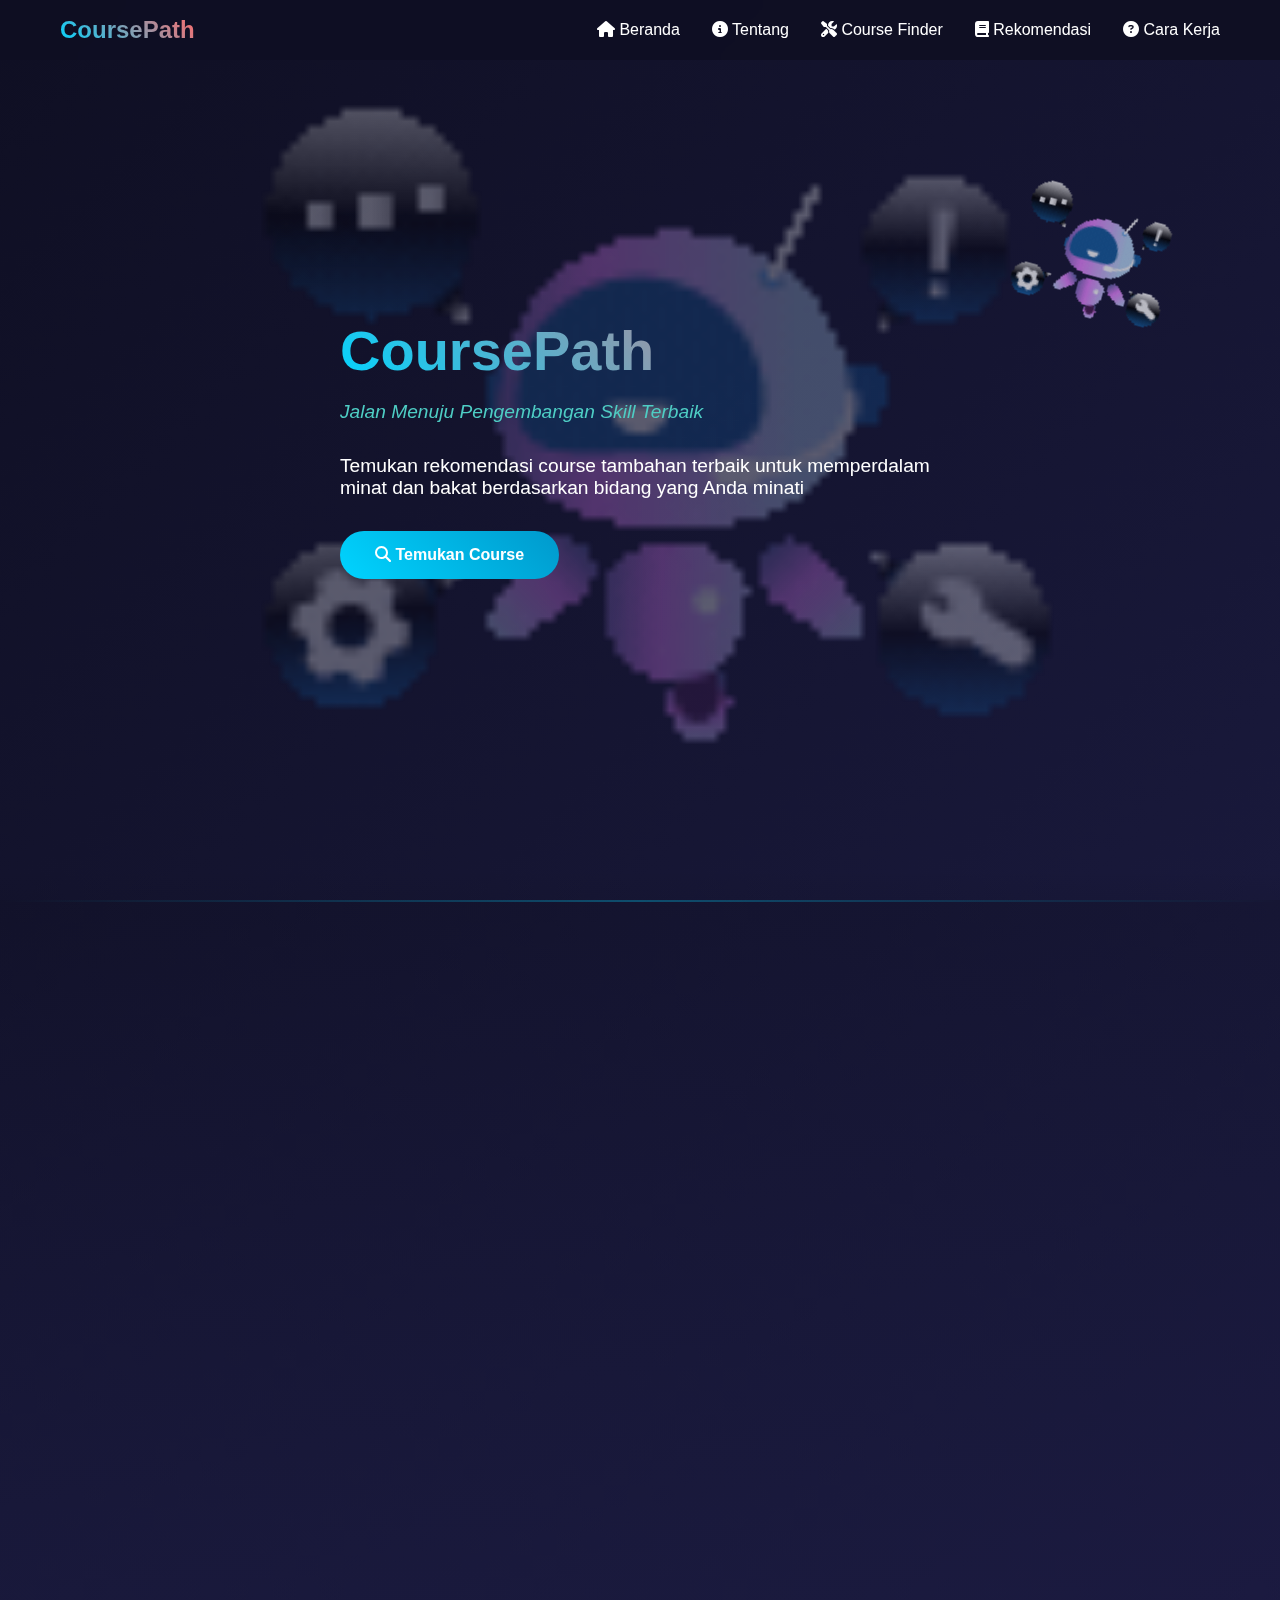
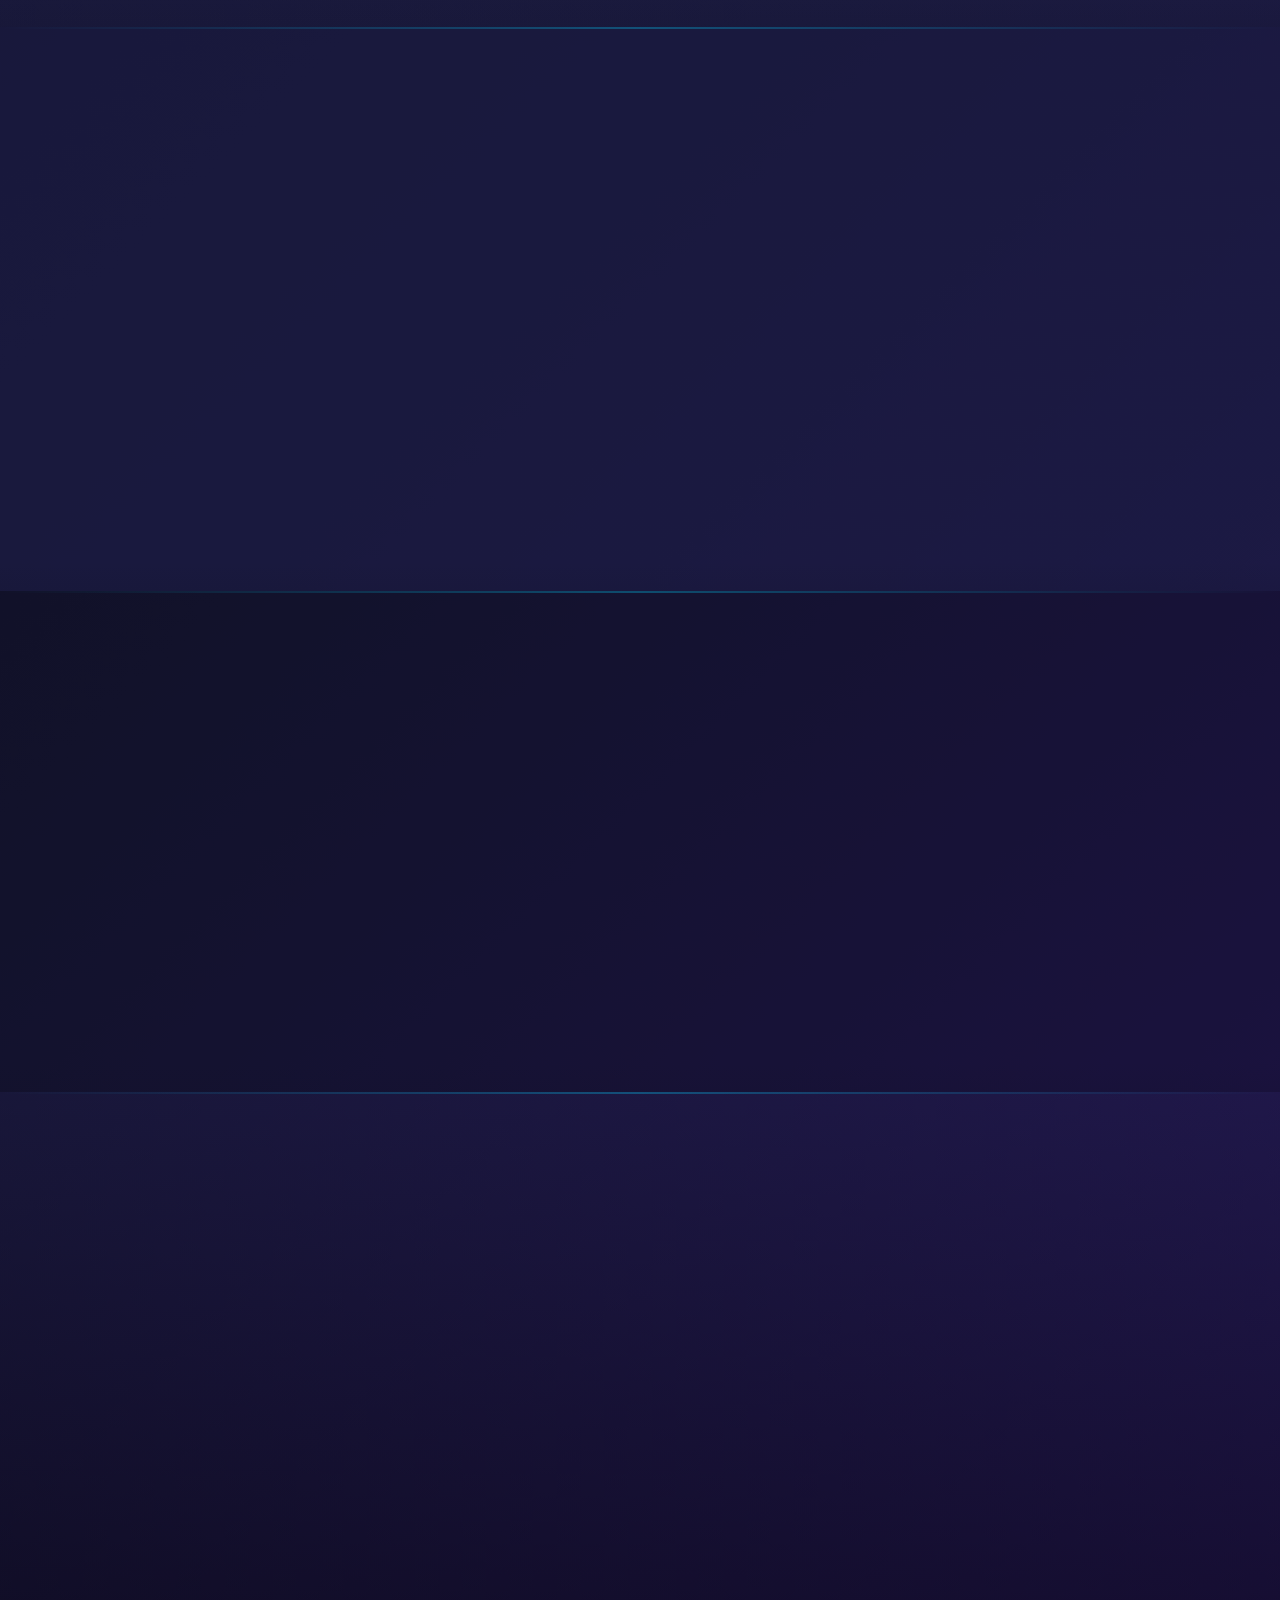
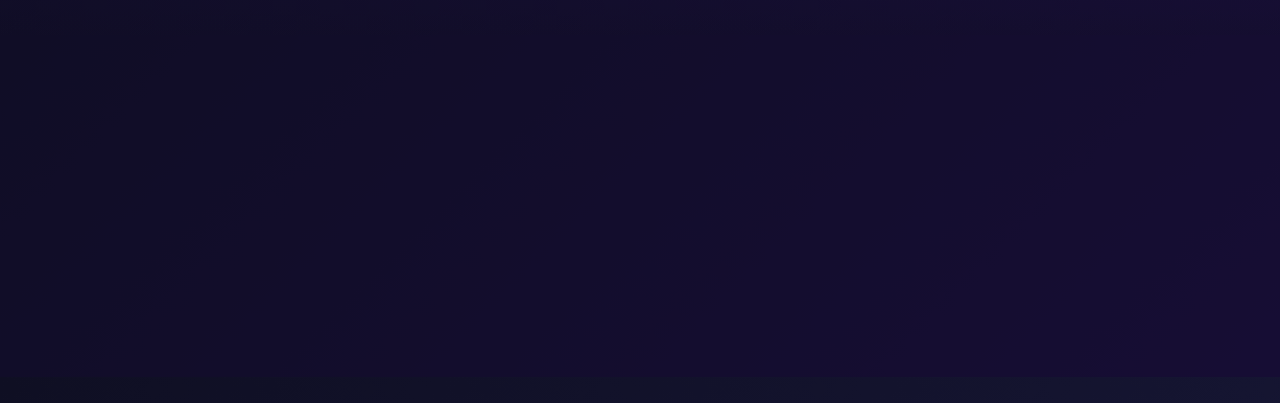
<file: index.html>
<!DOCTYPE html>
<html lang="id">
  <head>
    <meta charset="UTF-8" />
    <meta name="viewport" content="width=device-width, initial-scale=1.0" />
    <title>CoursePath - AI-Powered Course Recommendation System untuk Optimalisasi Pengembangan Skill</title>
    <link rel="stylesheet" href="https://cdnjs.cloudflare.com/ajax/libs/font-awesome/6.4.0/css/all.min.css" />
    <link rel="stylesheet" href="style/style.css" />
  </head>
  <body>
    <nav>
      <div class="container">
        <div class="logo">CoursePath</div>

        <div class="hamburger" id="hamburger">
          <span></span>
          <span></span>
          <span></span>
        </div>

        <ul class="nav-links">
          <li>
            <a href="#home"><i class="fas fa-home"></i> Beranda</a>
          </li>
          <li>
            <a href="#about"><i class="fas fa-info-circle"></i> Tentang</a>
          </li>
          <li>
            <a href="#tools"><i class="fas fa-tools"></i> Course Finder</a>
          </li>
          <li>
            <a href="#courses"><i class="fas fa-book"></i> Rekomendasi</a>
          </li>
          <li>
            <a href="#how-it-works"><i class="fas fa-question-circle"></i> Cara Kerja</a>
          </li>
        </ul>
      </div>
    </nav>

    <section class="hero" id="home">
      <div class="container">
        <div class="hero-content">
          <h1 class="reveal-element">CoursePath</h1>
          <p class="tagline reveal-element">Jalan Menuju Pengembangan Skill Terbaik</p>
          <p class="reveal-element">Temukan rekomendasi course tambahan terbaik untuk memperdalam minat dan bakat berdasarkan bidang yang Anda minati</p>
          <a href="#tools" class="cta-button reveal-element"><i class="fas fa-search"></i> Temukan Course</a>
        </div>
      </div>
      <div class="floating-element floating-robot-hero" data-speed="1.2"></div>
    </section>

    <section class="about" id="about">
      <div class="container">
        <h2 class="section-title reveal-element">Tentang CoursePath</h2>
        <div class="about-content">
          <div class="about-text reveal-element">
            <h2>Mengapa CoursePath?</h2>
            <p>CoursePath adalah platform inovatif yang membantumu menemukan course tambahan di luar kampus yang selaras dengan bidang yang kamu minati dan jalur karir yang kamu impikan.</p>
            <p>Dengan teknologi AI, kami menganalisis minat dan tujuan karirmu untuk merekomendasikan course-course terbaik dari platform belajar online.</p>
            <p>Dengan CoursePath, Anda dapat mengembangkan skill yang dibutuhkan industri tanpa meninggalkan kuliah, membangun portofolio yang kuat, dan mempersiapkan karir impian Anda sejak dini.</p>
          </div>
          <div class="about-image reveal-element">
            <img src="assets/img2.png" alt="" />
          </div>
        </div>
      </div>
    </section>

    <section class="tools" id="tools">
      <div class="container">
        <h2 class="section-title reveal-element">AI Course Finder</h2>
        <div class="floating-element floating-icon-tools" data-speed="0.8"></div>

        <div class="tool-container reveal-element">
          <h3><i class="fas fa-search"></i> Temukan Course Tambahan Terbaik</h3>
          <p>Dapatkan rekomendasi course di luar kampus yang sesuai dengan program studi dan tujuan karir Anda</p>

          <div style="display: grid; grid-template-columns: repeat(auto-fit, minmax(250px, 1fr)); gap: 1rem; margin-top: 1.5rem">
            <div class="form-group">
              <label><i class="fas fa-globe"></i> Bidang Minat:</label>
              <select id="major">
                <option value="">Pilih Bidang Minat</option>
                <option value="teknologi">Teknologi & Pemrograman</option>
                <option value="bisnis">Bisnis & Kewirausahaan</option>
                <option value="seni">Seni & Desain Kreatif</option>
                <option value="komunikasi">Komunikasi & Media</option>
                <option value="bahasa">Bahasa & Budaya</option>
              </select>
            </div>

            <div class="form-group">
              <div class="floating-element floating-businessman-about" data-speed="0.8"></div>
              <label><i class="fas fa-briefcase"></i> Fokus Karir:</label>
              <select id="career">
                <option value="">Pilih Fokus Karir</option>
                <option value="web-dev">Web Development</option>
                <option value="mobile-dev">Mobile Development</option>
                <option value="data-science">Data Science</option>
                <option value="ai-ml">AI & Machine Learning</option>
                <option value="ui-ux">UI/UX Design</option>
                <option value="digital-marketing">Digital Marketing</option>
                <option value="project-management">Project Management</option>
                <option value="content-creation">Content Creation</option>
              </select>
            </div>

            <div class="form-group">
              <label><i class="fas fa-signal"></i> Level Pembelajaran:</label>
              <select id="level">
                <option value="">Pilih Level</option>
                <option value="pemula">Pemula</option>
                <option value="menengah">Menengah</option>
                <option value="mahir">Mahir</option>
                <option value="expert">Expert</option>
              </select>
            </div>
          </div>

          <button class="recommend-btn" onclick="getCourseRecommendations()"><i class="fas fa-robot"></i> Dapatkan Rekomendasi Course</button>

          <div class="results" id="recommendations">
            <h4><i class="fas fa-clipboard-list"></i> Rekomendasi Course Tambahan:</h4>
            <div id="course-list"></div>
          </div>
        </div>
      </div>
    </section>

    <section class="courses" id="courses">
      <div class="container">
        <h2 class="section-title reveal-element">Rekomendasi Course Populer</h2>
        <div class="courses-grid">
          <div class="course-card reveal-element">
            <h3>Python for Data Science</h3>
            <p>Pelajari Python dari dasar hingga mahir untuk analisis data dan machine learning.</p>
            <div class="course-meta">
              <span></span>
              <span><i class="fas fa-star"></i> 4.8/5.0</span>
            </div>
            <a href="python.html" class="course-link">Lihat Detail <i class="fas fa-arrow-right"></i></a>
          </div>
          <div class="course-card reveal-element">
            <h3>UI/UX Design Fundamentals</h3>
            <p>Kuasai prinsip-prinsip desain antarmuka dan pengalaman pengguna.</p>
            <div class="course-meta">
              <span> </span>
              <span><i class="fas fa-star"></i> 4.7/5.0</span>
            </div>
            <a href="fundamentals.html" class="course-link">Lihat Detail <i class="fas fa-arrow-right"></i></a>
          </div>
          <div class="course-card reveal-element">
            <h3>Digital Marketing Strategy</h3>
            <p>Pelajari strategi pemasaran digital untuk bisnis modern.</p>
            <div class="course-meta">
              <span></span>
              <span><i class="fas fa-star"></i> 4.6/5.0</span>
            </div>
            <a href="marketing.html" class="course-link">Lihat Detail <i class="fas fa-arrow-right"></i></a>
          </div>
        </div>
      </div>
    </section>

    <section class="how-it-works" id="how-it-works">
      <div class="container">
        <h2 class="section-title reveal-element">Bagaimana CoursePath Bekerja?</h2>
        <div class="steps">
          <div class="step reveal-element">
            <div class="step-number">1</div>
            <h3>Pilih Bidang</h3>
            <p>Pilih bidang dan fokus karir yang Anda minati</p>
          </div>
          <div class="step reveal-element">
            <div class="step-number">2</div>
            <h3>Analisis AI</h3>
            <p>AI kami menganalisis kurikulum dan kebutuhan industri</p>
          </div>
          <div class="step reveal-element">
            <div class="step-number">3</div>
            <h3>Dapatkan Rekomendasi</h3>
            <p>Terima rekomendasi course yang sesuai dengan minat dan bakat Anda</p>
          </div>
          <div class="step reveal-element">
            <div class="step-number">4</div>
            <h3>Develop Your Skills</h3>
            <p>Ikuti course dan kembangkan skill yang dibutuhkan industri</p>
          </div>
        </div>
      </div>
    </section>

    <footer>
      <div class="container">
        <div class="footer-content">
          <div class="footer-column reveal-element">
            <h3>CoursePath</h3>
            <p>Platform rekomendasi course tambahan untuk membantu Anda mengembangkan keterampilan di berbagai bidang minat.</p>
          </div>

          <div class="footer-column reveal-element">
            <h3>Tautan Cepat</h3>
            <a href="#home">Beranda</a>
            <a href="#about">Tentang</a>
            <a href="#tools">Course Finder</a>
            <a href="#courses">Rekomendasi</a>
            <a href="#how-it-works">Cara Kerja</a>
          </div>

          <div class="footer-column reveal-element">
            <h3>Kontak Kami</h3>
            <p><i class="fas fa-envelope"></i> info@coursepath</p>
            <p><i class="fas fa-phone"></i> +62 21 1234 5678</p>
            <p><i class="fas fa-map-marker-alt"></i> Medan, Indonesia</p>
          </div>
        </div>

        <div class="footer-bottom reveal-element">
          <p>&copy; 2025 CoursePath. All rights reserved.</p>
        </div>
      </div>
    </footer>

    <script src="js/script.js"></script>
  </body>
</html>
</file>
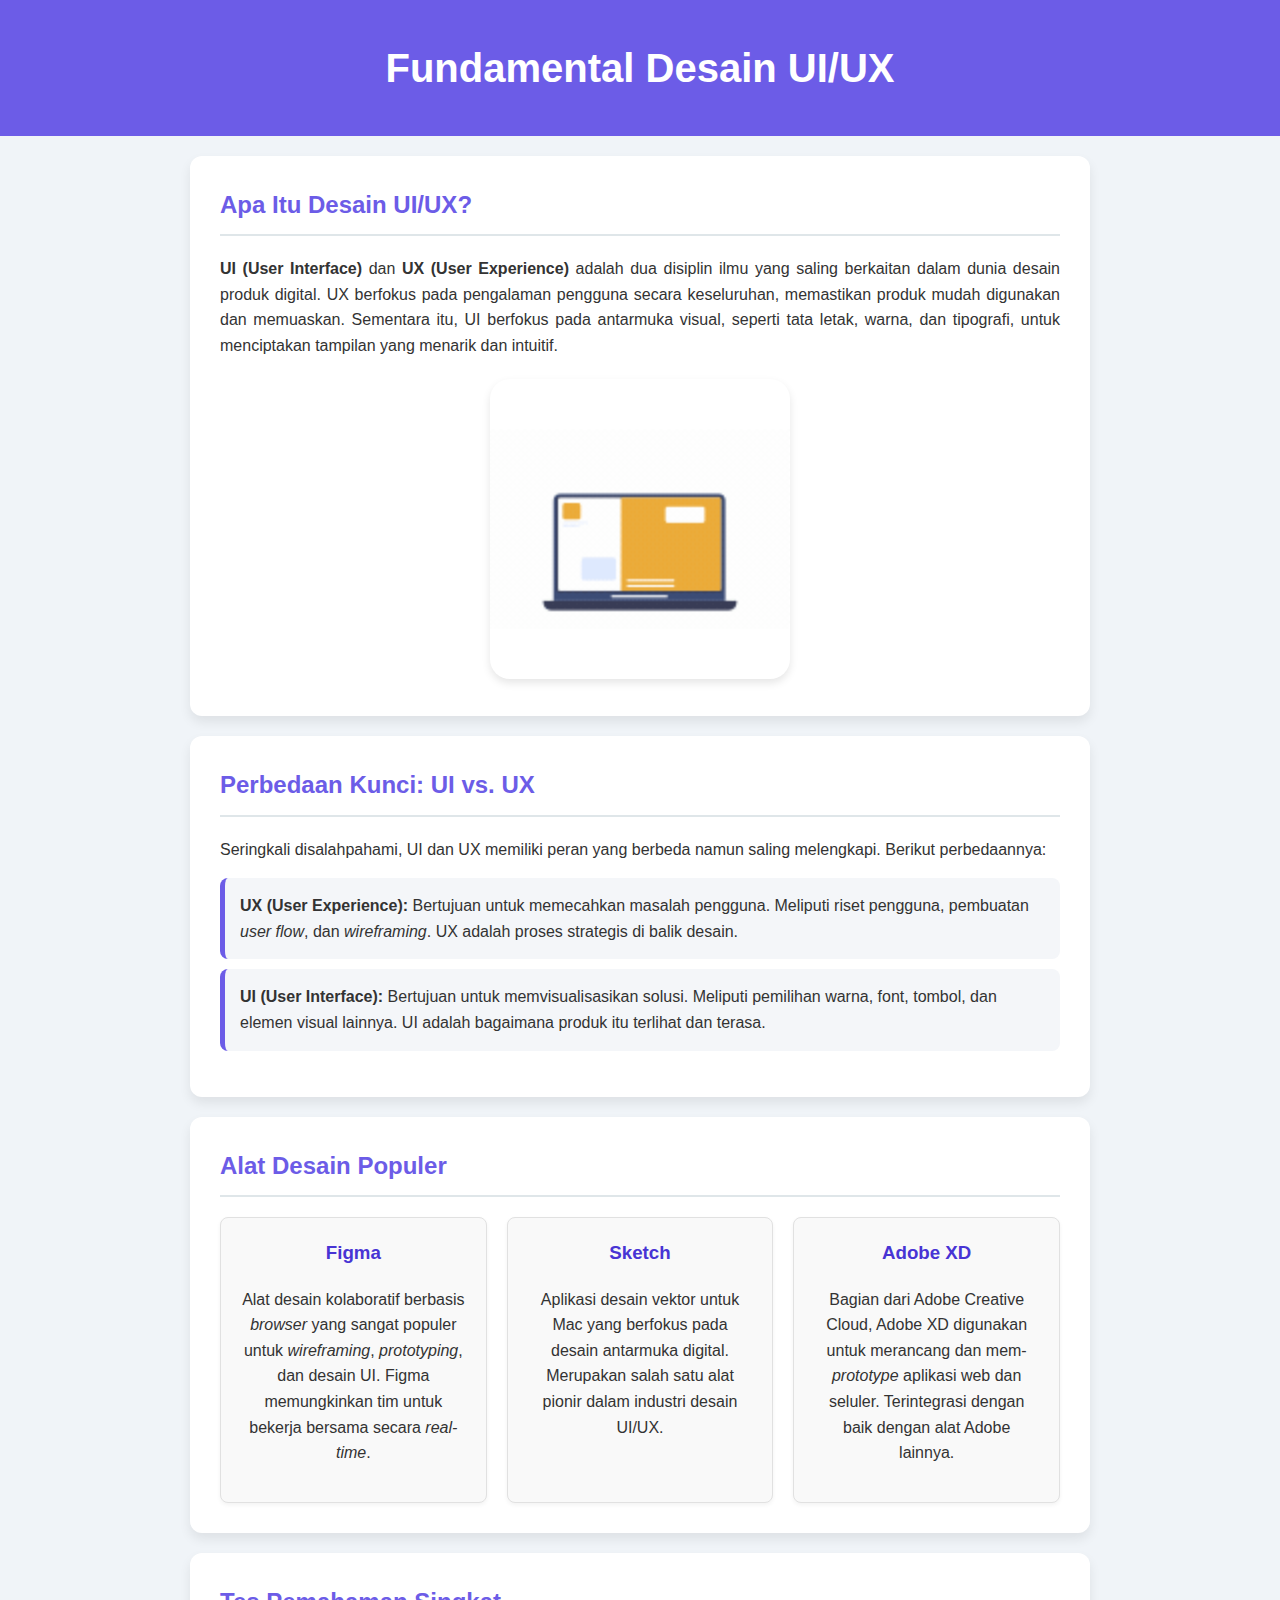
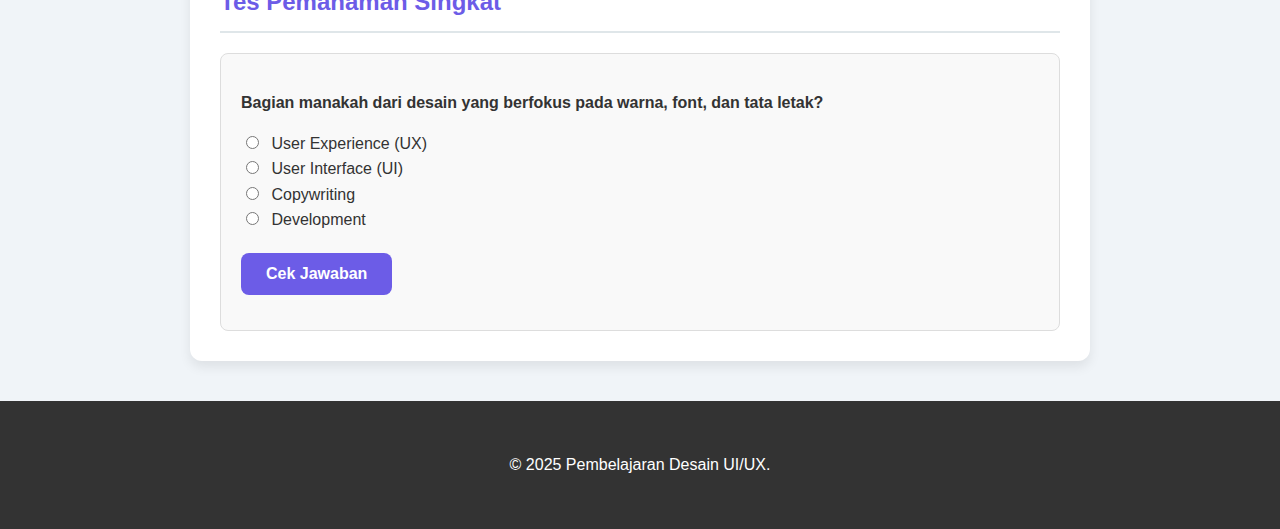
<file: fundamentals.html>
<!DOCTYPE html>
<html lang="id">
<head>
    <meta charset="UTF-8">
    <meta name="viewport" content="width=device-width, initial-scale=1.0">
    <title>UI/UX Design Fundamentals</title>
    <link rel="stylesheet" href="style/style3.css">
</head>
<body>
    <header>
        <nav>
            <div class="container">
                <h1>Fundamental Desain UI/UX</h1>
            </div>
        </nav>
    </header>

    <main class="container">
        <section class="intro">
            <h2>Apa Itu Desain UI/UX?</h2>
            <p><strong>UI (User Interface)</strong> dan <strong>UX (User Experience)</strong> adalah dua disiplin ilmu yang saling berkaitan dalam dunia desain produk digital. UX berfokus pada pengalaman pengguna secara keseluruhan, memastikan produk mudah digunakan dan memuaskan. Sementara itu, UI berfokus pada antarmuka visual, seperti tata letak, warna, dan tipografi, untuk menciptakan tampilan yang menarik dan intuitif.</p>
            <div class="image-container">
                <img src="assets/ui.gif" alt="UI and UX design illustration" class="responsive-image">
            </div>
        </section>

        <section class="libraries">
            <h2>Perbedaan Kunci: UI vs. UX</h2>
            <p>Seringkali disalahpahami, UI dan UX memiliki peran yang berbeda namun saling melengkapi. Berikut perbedaannya:</p>
            <ul>
                <li><strong>UX (User Experience):</strong> Bertujuan untuk memecahkan masalah pengguna. Meliputi riset pengguna, pembuatan <i>user flow</i>, dan <i>wireframing</i>. UX adalah proses strategis di balik desain.</li>
                <li><strong>UI (User Interface):</strong> Bertujuan untuk memvisualisasikan solusi. Meliputi pemilihan warna, font, tombol, dan elemen visual lainnya. UI adalah bagaimana produk itu terlihat dan terasa.</li>
            </ul>
        </section>

        <section class="code-example">
            <h2>Alat Desain Populer</h2>
            <div class="tool-list">
                <div class="tool-card">
                    <h3>Figma</h3>
                    <p>Alat desain kolaboratif berbasis <i>browser</i> yang sangat populer untuk <i>wireframing</i>, <i>prototyping</i>, dan desain UI. Figma memungkinkan tim untuk bekerja bersama secara <i>real-time</i>.</p>
                </div>
                <div class="tool-card">
                    <h3>Sketch</h3>
                    <p>Aplikasi desain vektor untuk Mac yang berfokus pada desain antarmuka digital. Merupakan salah satu alat pionir dalam industri desain UI/UX.</p>
                </div>
                <div class="tool-card">
                    <h3>Adobe XD</h3>
                    <p>Bagian dari Adobe Creative Cloud, Adobe XD digunakan untuk merancang dan mem-<i>prototype</i> aplikasi web dan seluler. Terintegrasi dengan baik dengan alat Adobe lainnya.</p>
                </div>
            </div>
        </section>
        
        <section class="quiz">
            <h2>Tes Pemahaman Singkat</h2>
            <div class="quiz-container">
                <p>Bagian manakah dari desain yang berfokus pada warna, font, dan tata letak?</p>
                <form id="quiz-form">
                    <input type="radio" id="ux-option" name="quiz-answer" value="ux">
                    <label for="ux-option">User Experience (UX)</label><br>
                    <input type="radio" id="ui-option" name="quiz-answer" value="ui">
                    <label for="ui-option">User Interface (UI)</label><br>
                    <input type="radio" id="copywriting-option" name="quiz-answer" value="copywriting">
                    <label for="copywriting-option">Copywriting</label><br>
                    <input type="radio" id="development-option" name="quiz-answer" value="development">
                    <label for="development-option">Development</label>
                    <button type="submit" class="submit-btn">Cek Jawaban</button>
                </form>
                <p id="quiz-result"></p>
            </div>
        </section>
    </main>

    <footer>
        <div class="container">
            <p>&copy; 2025 Pembelajaran Desain UI/UX.</p>
        </div>
    </footer>

    <script src="js/script3.js"></script>
</body>
</html>
</file>
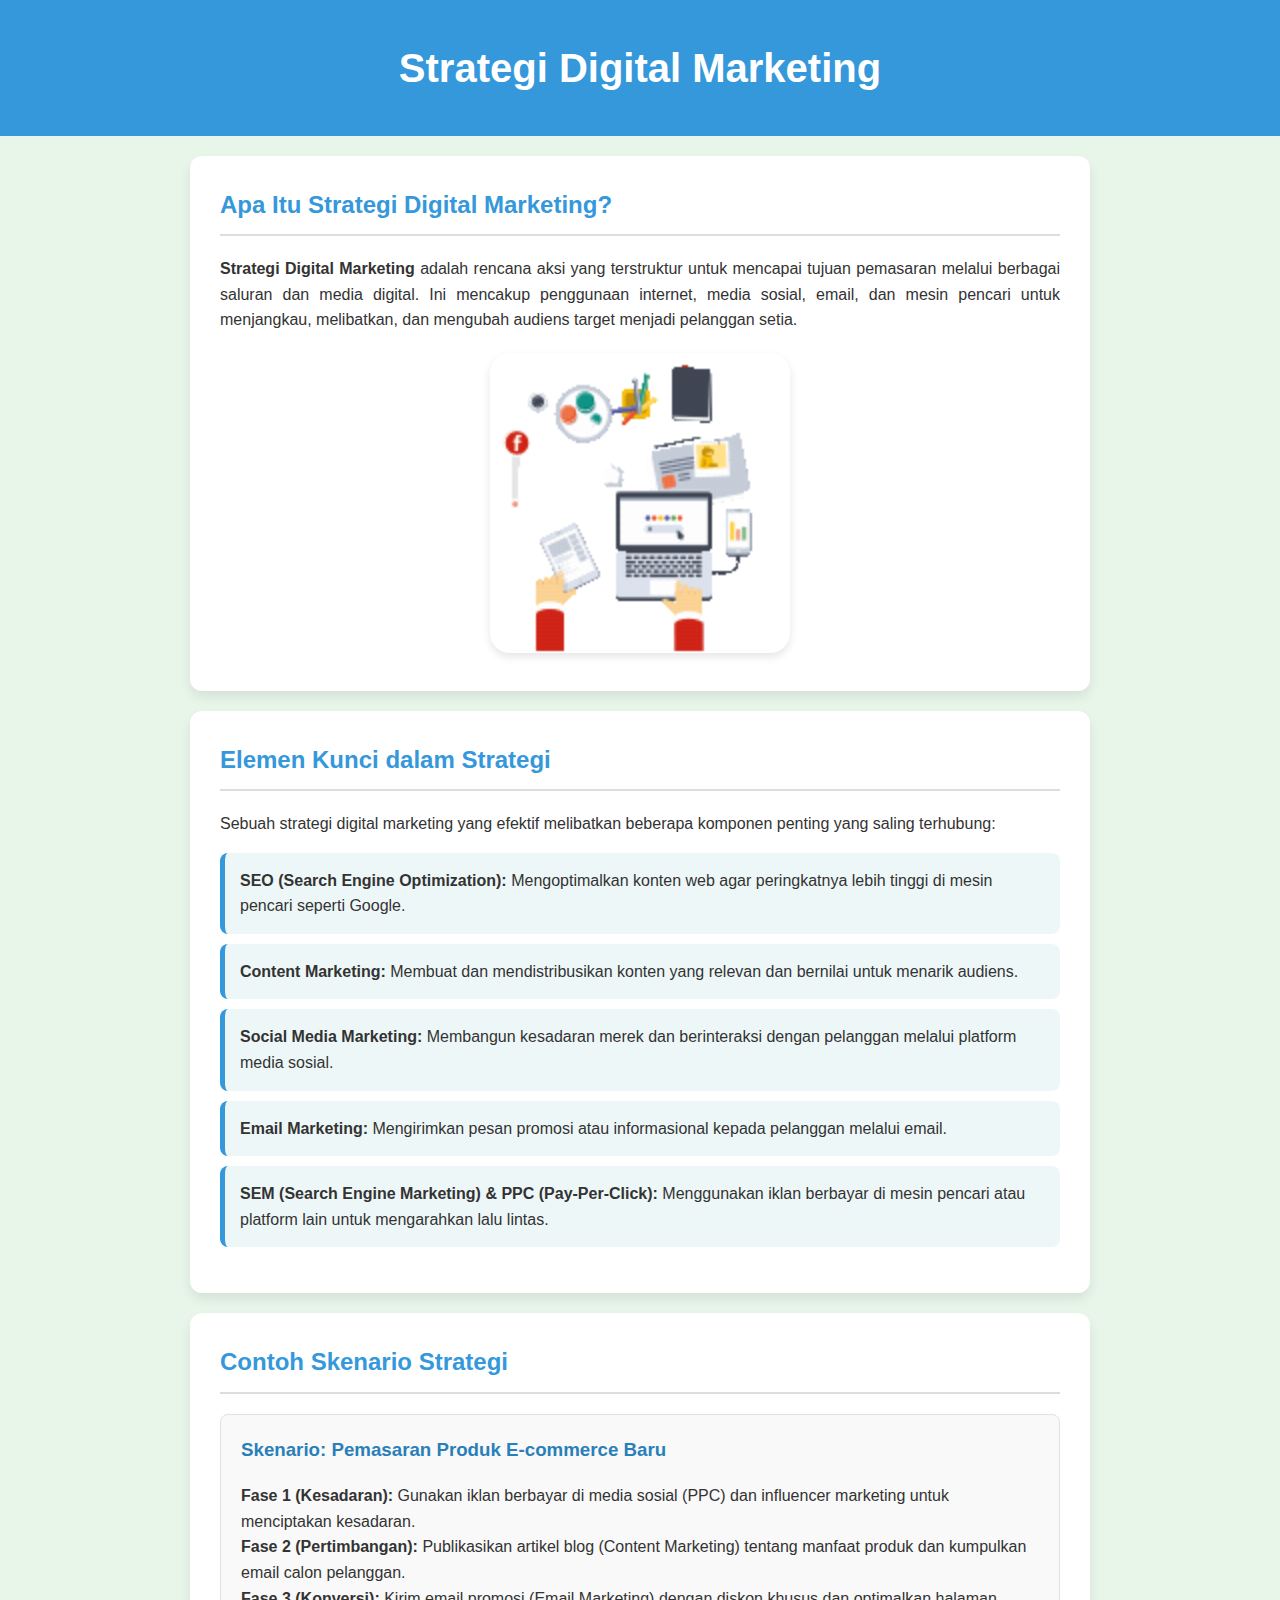
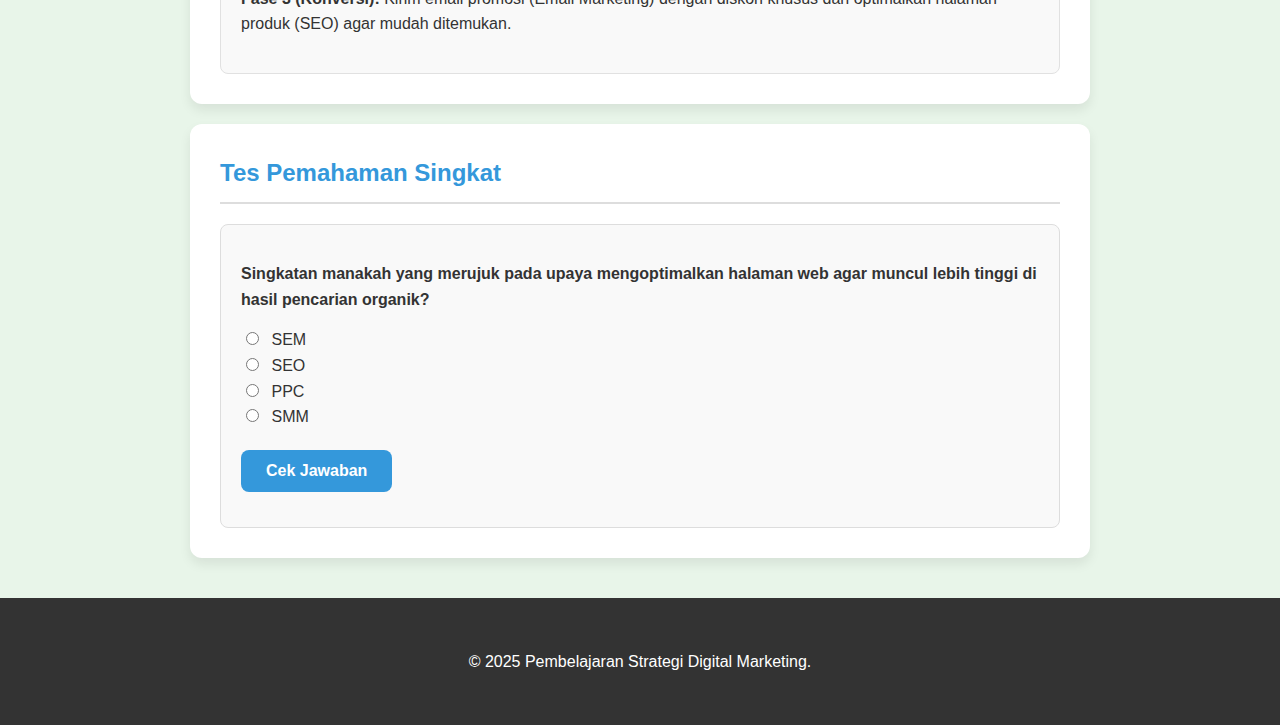
<file: marketing.html>
<!DOCTYPE html>
<html lang="id">
<head>
    <meta charset="UTF-8">
    <meta name="viewport" content="width=device-width, initial-scale=1.0">
    <title>Strategi Digital Marketing</title>
    <link rel="stylesheet" href="style/style4.css">
</head>
<body>
    <header>
        <nav>
            <div class="container">
                <h1>Strategi Digital Marketing</h1>
            </div>
        </nav>
    </header>

    <main class="container">
        <section class="intro">
            <h2>Apa Itu Strategi Digital Marketing?</h2>
            <p><strong>Strategi Digital Marketing</strong> adalah rencana aksi yang terstruktur untuk mencapai tujuan pemasaran melalui berbagai saluran dan media digital. Ini mencakup penggunaan internet, media sosial, email, dan mesin pencari untuk menjangkau, melibatkan, dan mengubah audiens target menjadi pelanggan setia.</p>
            <div class="image-container">
                <img src="assets/marketing.gif" alt="Digital Marketing Strategy illustration" class="responsive-image">
            </div>
        </section>

        <section class="libraries">
            <h2>Elemen Kunci dalam Strategi</h2>
            <p>Sebuah strategi digital marketing yang efektif melibatkan beberapa komponen penting yang saling terhubung:</p>
            <ul>
                <li><strong>SEO (Search Engine Optimization):</strong> Mengoptimalkan konten web agar peringkatnya lebih tinggi di mesin pencari seperti Google.</li>
                <li><strong>Content Marketing:</strong> Membuat dan mendistribusikan konten yang relevan dan bernilai untuk menarik audiens.</li>
                <li><strong>Social Media Marketing:</strong> Membangun kesadaran merek dan berinteraksi dengan pelanggan melalui platform media sosial.</li>
                <li><strong>Email Marketing:</strong> Mengirimkan pesan promosi atau informasional kepada pelanggan melalui email.</li>
                <li><strong>SEM (Search Engine Marketing) & PPC (Pay-Per-Click):</strong> Menggunakan iklan berbayar di mesin pencari atau platform lain untuk mengarahkan lalu lintas.</li>
            </ul>
        </section>

        <section class="code-example">
            <h2>Contoh Skenario Strategi</h2>
            <div class="scenario-card">
                <h3>Skenario: Pemasaran Produk E-commerce Baru</h3>
                <p><strong>Fase 1 (Kesadaran):</strong> Gunakan iklan berbayar di media sosial (PPC) dan influencer marketing untuk menciptakan kesadaran.
                <br><strong>Fase 2 (Pertimbangan):</strong> Publikasikan artikel blog (Content Marketing) tentang manfaat produk dan kumpulkan email calon pelanggan.
                <br><strong>Fase 3 (Konversi):</strong> Kirim email promosi (Email Marketing) dengan diskon khusus dan optimalkan halaman produk (SEO) agar mudah ditemukan.</p>
            </div>
        </section>
        
        <section class="quiz">
            <h2>Tes Pemahaman Singkat</h2>
            <div class="quiz-container">
                <p>Singkatan manakah yang merujuk pada upaya mengoptimalkan halaman web agar muncul lebih tinggi di hasil pencarian organik?</p>
                <form id="quiz-form">
                    <input type="radio" id="sem-option" name="quiz-answer" value="sem">
                    <label for="sem-option">SEM</label><br>
                    <input type="radio" id="seo-option" name="quiz-answer" value="seo">
                    <label for="seo-option">SEO</label><br>
                    <input type="radio" id="ppc-option" name="quiz-answer" value="ppc">
                    <label for="ppc-option">PPC</label><br>
                    <input type="radio" id="smm-option" name="quiz-answer" value="smm">
                    <label for="smm-option">SMM</label>
                    <button type="submit" class="submit-btn">Cek Jawaban</button>
                </form>
                <p id="quiz-result"></p>
            </div>
        </section>
    </main>

    <footer>
        <div class="container">
            <p>&copy; 2025 Pembelajaran Strategi Digital Marketing.</p>
        </div>
    </footer>

    <script src="js/script4.js"></script>
</body>
</html>
</file>
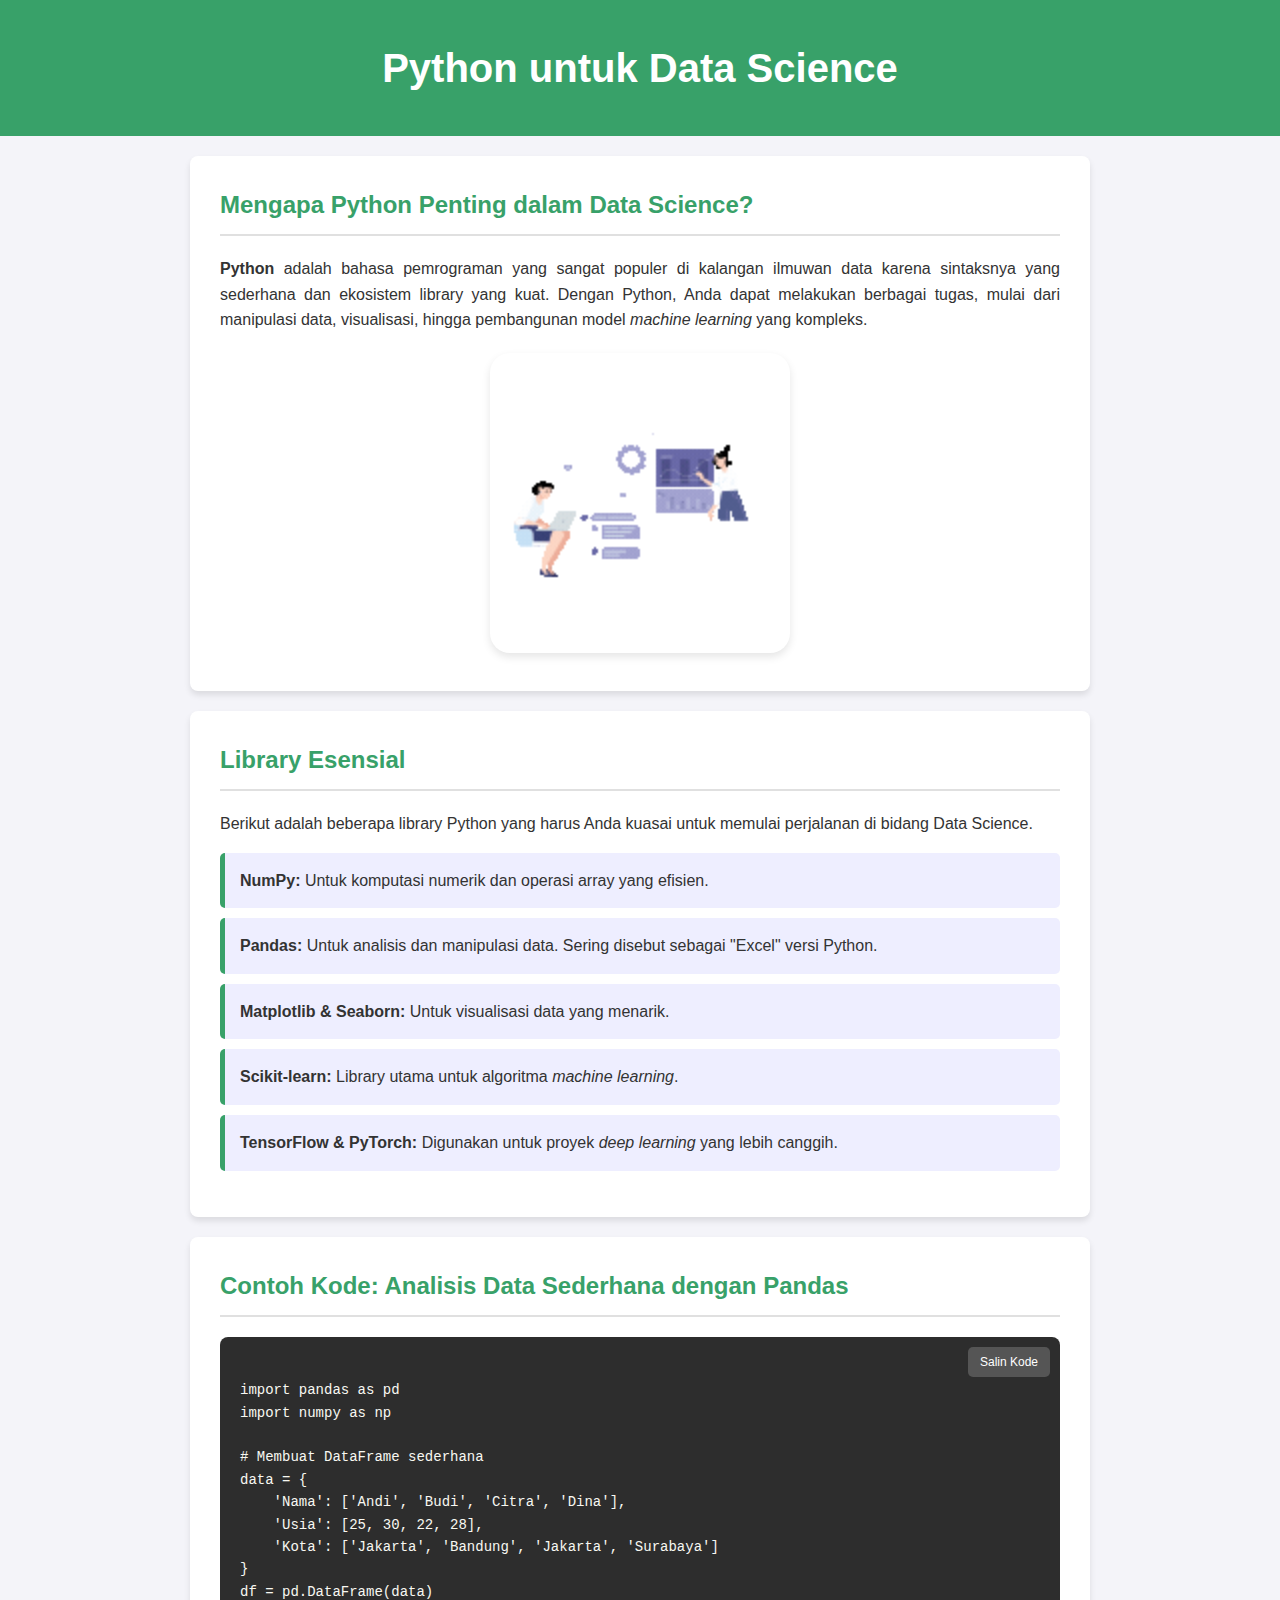
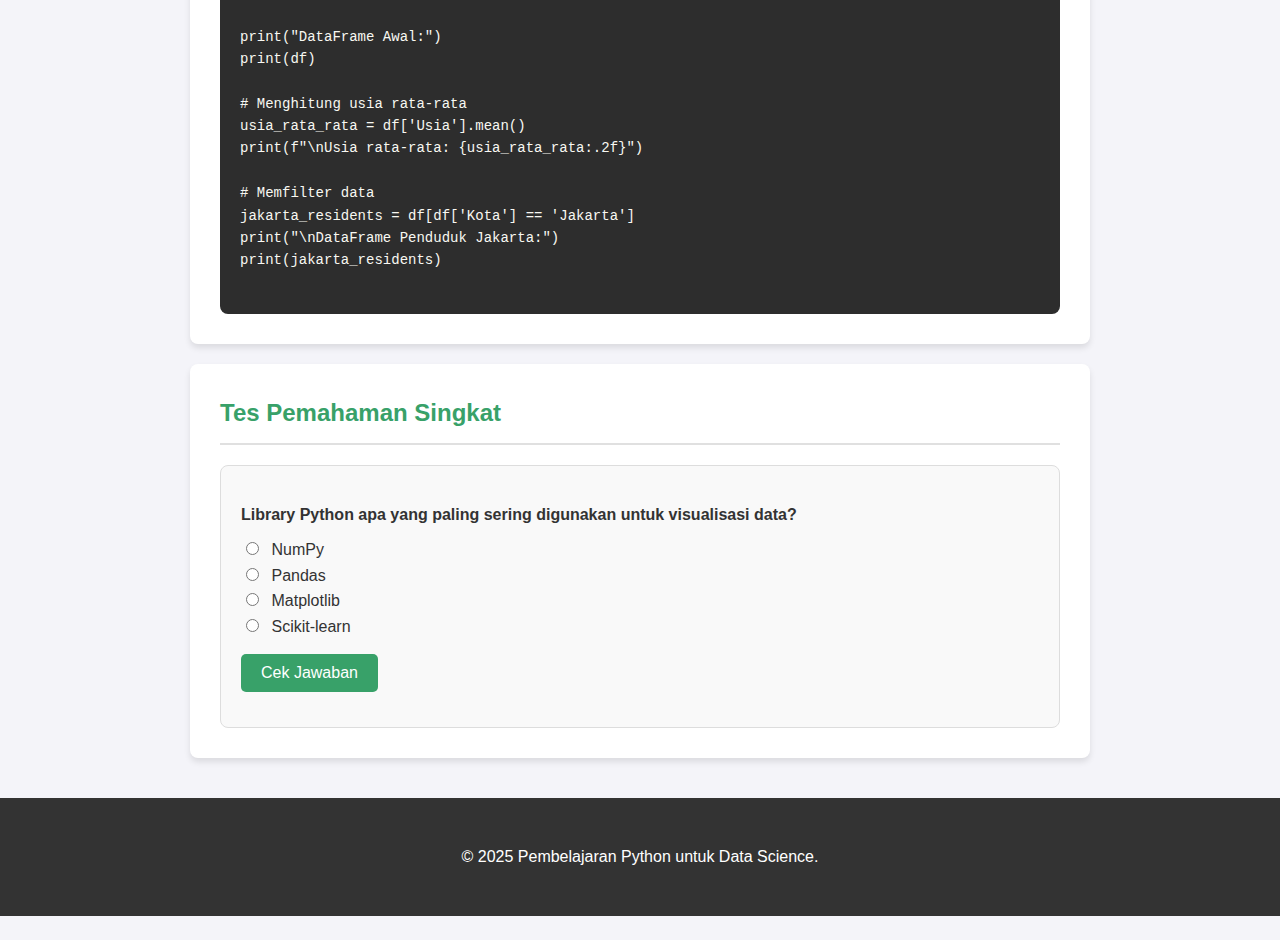
<file: python.html>
<!DOCTYPE html>
<html lang="id">
<head>
    <meta charset="UTF-8">
    <meta name="viewport" content="width=device-width, initial-scale=1.0">
    <title>Python for Data Science - Pembelajaran Interaktif</title>
    <link rel="stylesheet" href="style/style2.css">
</head>
<body>
    <header>
        <nav>
            <div class="container">
                <h1>Python untuk Data Science</h1>
            </div>
        </nav>
    </header>

    <main class="container">
        <section class="intro">
            <h2>Mengapa Python Penting dalam Data Science?</h2>
            <p><strong>Python</strong> adalah bahasa pemrograman yang sangat populer di kalangan ilmuwan data karena sintaksnya yang sederhana dan ekosistem library yang kuat. Dengan Python, Anda dapat melakukan berbagai tugas, mulai dari manipulasi data, visualisasi, hingga pembangunan model <i>machine learning</i> yang kompleks.</p>
            <div class="image-container">
                <img src="assets/python.gif" alt="Python for Data Science illustration" class="responsive-image">
            </div>
        </section>

        <section class="libraries">
            <h2>Library Esensial</h2>
            <p>Berikut adalah beberapa library Python yang harus Anda kuasai untuk memulai perjalanan di bidang Data Science.</p>
            <ul>
                <li><strong>NumPy:</strong> Untuk komputasi numerik dan operasi array yang efisien.</li>
                <li><strong>Pandas:</strong> Untuk analisis dan manipulasi data. Sering disebut sebagai "Excel" versi Python.</li>
                <li><strong>Matplotlib & Seaborn:</strong> Untuk visualisasi data yang menarik.</li>
                <li><strong>Scikit-learn:</strong> Library utama untuk algoritma <i>machine learning</i>.</li>
                <li><strong>TensorFlow & PyTorch:</strong> Digunakan untuk proyek <i>deep learning</i> yang lebih canggih.</li>
            </ul>
        </section>

        <section class="code-example">
            <h2>Contoh Kode: Analisis Data Sederhana dengan Pandas</h2>
            <div class="code-container">
                <pre><code class="language-python">
import pandas as pd
import numpy as np

# Membuat DataFrame sederhana
data = {
    'Nama': ['Andi', 'Budi', 'Citra', 'Dina'],
    'Usia': [25, 30, 22, 28],
    'Kota': ['Jakarta', 'Bandung', 'Jakarta', 'Surabaya']
}
df = pd.DataFrame(data)

print("DataFrame Awal:")
print(df)

# Menghitung usia rata-rata
usia_rata_rata = df['Usia'].mean()
print(f"\nUsia rata-rata: {usia_rata_rata:.2f}")

# Memfilter data
jakarta_residents = df[df['Kota'] == 'Jakarta']
print("\nDataFrame Penduduk Jakarta:")
print(jakarta_residents)
                </code></pre>
                <button class="copy-btn">Salin Kode</button>
            </div>
        </section>
        
        <section class="quiz">
            <h2>Tes Pemahaman Singkat</h2>
            <div class="quiz-container">
                <p>Library Python apa yang paling sering digunakan untuk visualisasi data?</p>
                <form id="quiz-form">
                    <input type="radio" id="numpy-option" name="quiz-answer" value="numpy">
                    <label for="numpy-option">NumPy</label><br>
                    <input type="radio" id="pandas-option" name="quiz-answer" value="pandas">
                    <label for="pandas-option">Pandas</label><br>
                    <input type="radio" id="matplotlib-option" name="quiz-answer" value="matplotlib">
                    <label for="matplotlib-option">Matplotlib</label><br>
                    <input type="radio" id="sklearn-option" name="quiz-answer" value="sklearn">
                    <label for="sklearn-option">Scikit-learn</label>
                    <button type="submit" class="submit-btn">Cek Jawaban</button>
                </form>
                <p id="quiz-result"></p>
            </div>
        </section>
    </main>

    <footer>
        <div class="container">
            <p>&copy; 2025 Pembelajaran Python untuk Data Science.</p>
        </div>
    </footer>

    <script src="js/script2.js"></script>
</body>
</html>
</file>
<file: style/style3.css>
body {
    font-family: -apple-system, BlinkMacSystemFont, "Segoe UI", Roboto, "Helvetica Neue", Arial, sans-serif;
    line-height: 1.6;
    margin: 0;
    padding: 0;
    background-color: #f0f4f8;
    color: #333;
}

.container {
    max-width: 900px;
    margin: 0 auto;
    padding: 20px;
}

header {
    background-color: #6c5ce7;
    color: white;
    padding: 1rem 0;
    text-align: center;
}

header h1 {
    margin: 0;
    font-size: 2.5em;
}

nav .container {
    display: flex;
    justify-content: center;
}

main {
    padding-top: 20px;
}

section {
    background: #fff;
    padding: 30px;
    margin-bottom: 20px;
    border-radius: 12px;
    box-shadow: 0 6px 12px rgba(0, 0, 0, 0.08);
}

h2 {
    color: #6c5ce7;
    border-bottom: 2px solid #dfe6e9;
    padding-bottom: 10px;
    margin-top: 0;
}

.intro p, .libraries p {
    text-align: justify;
}

ul {
    list-style-type: none;
    padding: 0;
}

li {
    background: #f4f6f9;
    margin: 10px 0;
    padding: 15px;
    border-radius: 8px;
    border-left: 5px solid #6c5ce7;
}

.image-container {
    text-align: center;
    margin-top: 20px;
}

.responsive-image {
    /* Mengatur lebar tetap 500 piksel, pastikan tidak terlalu besar dari gambar asli */
    width: 300px !important; 
    height: auto !important;
    border-radius: 20px;
    box-shadow: 0 4px 8px rgba(0,0,0,0.1);
}

.tool-list {
    display: grid;
    grid-template-columns: repeat(auto-fit, minmax(250px, 1fr));
    gap: 20px;
    margin-top: 20px;
}

.tool-card {
    background-color: #f9f9f9;
    padding: 20px;
    border-radius: 8px;
    border: 1px solid #e1e1e1;
    text-align: center;
    box-shadow: 0 2px 4px rgba(0,0,0,0.05);
}

.tool-card h3 {
    color: #4834d4;
    margin-top: 0;
}

.quiz-container {
    background-color: #f9f9f9;
    padding: 20px;
    border-radius: 8px;
    border: 1px solid #ddd;
}

.quiz-container p {
    font-weight: bold;
    margin-bottom: 15px;
}

.quiz-container label {
    margin-left: 5px;
    cursor: pointer;
}

.submit-btn {
    display: block;
    margin-top: 20px;
    padding: 12px 25px;
    background-color: #6c5ce7;
    color: white;
    border: none;
    border-radius: 8px;
    cursor: pointer;
    font-size: 16px;
    font-weight: bold;
    transition: background-color 0.3s ease;
}

.submit-btn:hover {
    background-color: #5b4dd4;
}

#quiz-result {
    margin-top: 15px;
    font-weight: bold;
    text-align: center;
}

footer {
    background-color: #333;
    color: white;
    text-align: center;
    padding: 15px 0;
}
</file>
<file: style/style4.css>
body {
    font-family: -apple-system, BlinkMacSystemFont, "Segoe UI", Roboto, "Helvetica Neue", Arial, sans-serif;
    line-height: 1.6;
    margin: 0;
    padding: 0;
    background-color: #e8f5e9;
    color: #333;
}

.container {
    max-width: 900px;
    margin: 0 auto;
    padding: 20px;
}

header {
    background-color: #3498db;
    color: white;
    padding: 1rem 0;
    text-align: center;
}

header h1 {
    margin: 0;
    font-size: 2.5em;
}

nav .container {
    display: flex;
    justify-content: center;
}

main {
    padding-top: 20px;
}

section {
    background: #fff;
    padding: 30px;
    margin-bottom: 20px;
    border-radius: 12px;
    box-shadow: 0 6px 12px rgba(0, 0, 0, 0.08);
}

h2 {
    color: #3498db;
    border-bottom: 2px solid #ddd;
    padding-bottom: 10px;
    margin-top: 0;
}

.intro p, .libraries p {
    text-align: justify;
}

ul {
    list-style-type: none;
    padding: 0;
}

li {
    background: #eef7f8;
    margin: 10px 0;
    padding: 15px;
    border-radius: 8px;
    border-left: 5px solid #3498db;
}

.image-container {
    text-align: center;
    margin-top: 20px;
}

.responsive-image {
    /* Mengatur lebar tetap 500 piksel, pastikan tidak terlalu besar dari gambar asli */
    width: 300px !important; 
    height: auto !important;
    border-radius: 20px;
    box-shadow: 0 4px 8px rgba(0,0,0,0.1);
}

.scenario-card {
    background-color: #f9f9f9;
    padding: 20px;
    border-radius: 8px;
    border: 1px solid #e1e1e1;
}

.scenario-card h3 {
    color: #2980b9;
    margin-top: 0;
}

.quiz-container {
    background-color: #f9f9f9;
    padding: 20px;
    border-radius: 8px;
    border: 1px solid #ddd;
}

.quiz-container p {
    font-weight: bold;
    margin-bottom: 15px;
}

.quiz-container label {
    margin-left: 5px;
    cursor: pointer;
}

.submit-btn {
    display: block;
    margin-top: 20px;
    padding: 12px 25px;
    background-color: #3498db;
    color: white;
    border: none;
    border-radius: 8px;
    cursor: pointer;
    font-size: 16px;
    font-weight: bold;
    transition: background-color 0.3s ease;
}

.submit-btn:hover {
    background-color: #2980b9;
}

#quiz-result {
    margin-top: 15px;
    font-weight: bold;
    text-align: center;
}

footer {
    background-color: #333;
    color: white;
    text-align: center;
    padding: 15px 0;
}
</file>
<file: style/style2.css>
body {
    font-family: -apple-system, BlinkMacSystemFont, "Segoe UI", Roboto, "Helvetica Neue", Arial, sans-serif;
    line-height: 1.6;
    margin: 0;
    padding: 0;
    background-color: #f4f4f9;
    color: #333;
}

.container {
    max-width: 900px;
    margin: 0 auto;
    padding: 20px;
}

header {
    background-color: #38a169;
    color: white;
    padding: 1rem 0;
    text-align: center;
}

header h1 {
    margin: 0;
    font-size: 2.5em;
}

nav .container {
    display: flex;
    justify-content: center;
}

main {
    padding-top: 20px;
}

section {
    background: #fff;
    padding: 30px;
    margin-bottom: 20px;
    border-radius: 8px;
    box-shadow: 0 4px 6px rgba(0, 0, 0, 0.1);
}

h2 {
    color: #38a169;
    border-bottom: 2px solid #e0e0e0;
    padding-bottom: 10px;
    margin-top: 0;
}

.intro p, .libraries p {
    text-align: justify;
}

ul {
    list-style-type: none;
    padding: 0;
}

li {
    background: #eef;
    margin: 10px 0;
    padding: 15px;
    border-radius: 5px;
    border-left: 5px solid #38a169;
}

.image-container {
    text-align: center;
    margin-top: 20px;
}

.responsive-image {
    /* Mengatur lebar tetap 500 piksel, pastikan tidak terlalu besar dari gambar asli */
    width: 300px !important; 
    height: auto !important;
    border-radius: 20px;
    box-shadow: 0 4px 8px rgba(0,0,0,0.1);
}

.code-container {
    position: relative;
    background-color: #2d2d2d;
    color: #f8f8f2;
    padding: 20px;
    border-radius: 8px;
    overflow-x: auto;
}

pre {
    margin: 0;
    font-family: "Courier New", Courier, monospace;
    font-size: 14px;
}

.copy-btn {
    position: absolute;
    top: 10px;
    right: 10px;
    background-color: #555;
    color: white;
    border: none;
    padding: 8px 12px;
    border-radius: 5px;
    cursor: pointer;
    font-size: 12px;
}

.copy-btn:hover {
    background-color: #777;
}

.quiz-container {
    background-color: #f9f9f9;
    padding: 20px;
    border-radius: 8px;
    border: 1px solid #ddd;
}

.quiz-container p {
    font-weight: bold;
    margin-bottom: 10px;
}

.quiz-container label {
    margin-left: 5px;
    cursor: pointer;
}

.submit-btn {
    display: block;
    margin-top: 15px;
    padding: 10px 20px;
    background-color: #38a169;
    color: white;
    border: none;
    border-radius: 5px;
    cursor: pointer;
    font-size: 16px;
}

.submit-btn:hover {
    background-color: #2f855a;
}

#quiz-result {
    margin-top: 15px;
    font-weight: bold;
    text-align: center;
}

footer {
    background-color: #333;
    color: white;
    text-align: center;
    padding: 10px 0;
}
</file>
<file: style/style.css>
/* RESET */
* { margin: 0; padding: 0; box-sizing: border-box; }

:root{
  --ease: cubic-bezier(.22,.61,.36,1);
  --reveal-duration: 0.8s;
  --reveal-distance: 50px;
  --blur: 5px;
}

@media (prefers-reduced-motion: reduce){
  :root{ --reveal-duration: 0.01ms; --reveal-distance: 0; --blur: 0; }
}

body {
  font-family: 'Segoe UI', Tahoma, Geneva, Verdana, sans-serif;
  background: linear-gradient(135deg, #0f0f23 0%, #1a1a3e 50%, #2d1b69 100%);
  color: white;
  overflow-x: hidden;
}

.container { max-width: 1200px; margin: 0 auto; padding: 0 20px; }

/* Navigation */
/* Hamburger Menu */
.hamburger {
  display: none; flex-direction: column; justify-content: space-between;
  width: 30px; height: 21px; cursor: pointer; z-index: 1001;
}
.hamburger span { display: block; height: 3px; width: 100%; background-color: white; border-radius: 3px; transition: all .3s ease; }

/* navigasi menu */
nav {
  position: fixed; top: 0; width: 100%;
  background: rgba(15, 15, 35, 0.95); backdrop-filter: blur(10px);
  z-index: 1000; padding: 1rem 0; transition: all 0.3s ease;
}
nav .container { display: flex; justify-content: space-between; align-items: center; }
.logo {
  font-size: 1.5rem; font-weight: bold;
  background: linear-gradient(45deg, #00d4ff, #ff6b6b);
  -webkit-background-clip: text; background-clip: text; -webkit-text-fill-color: transparent;
}
.nav-links { display: flex; list-style: none; gap: 2rem; }
.nav-links a { color: white; text-decoration: none; transition: all .3s ease; position: relative; }
.nav-links a:hover { color: #00d4ff; }
.nav-links a::after{
  content:''; position:absolute; width:0; height:2px; bottom:-5px; left:0;
  background: linear-gradient(45deg, #00d4ff, #ff6b6b); transition: width .3s ease;
}
.nav-links a:hover::after{ width:100%; }

/* Hero */
.hero { 
  height: 100vh; 
  display: flex; 
  align-items: center; 
  position: relative; 
  overflow: hidden; 
}

/* New background for hero section using the GIF */
.hero::before {
  content: '';
  position: absolute;
  top: 0;
  left: 0;
  width: 100%;
  height: 100%;
  background-image: url('../Robot Futuristic Ai animated.gif');
  background-size: cover; 
  background-position: center;
  background-repeat: no-repeat;
  opacity: 0.3; 
  z-index: 1; 
}

.hero-content { 
  z-index: 4; 
  position: relative; 
  max-width: 600px; 
}

.hero h1{
  font-size: 3.5rem; line-height: 1.2; margin-bottom: 1rem;
  background: linear-gradient(45deg, #00d4ff, #ff6b6b, #4ecdc4);
  -webkit-background-clip:text; background-clip:text; -webkit-text-fill-color:transparent;
  animation: glow 2s ease-in-out infinite alternate, flow 8s linear infinite; 
  background-size: 200% auto; 
}
.hero p{ font-size: 1.2rem; margin-bottom: 2rem; opacity:.9; }
.tagline{ font-style: italic; margin-bottom: 2rem; color:#4ecdc4; font-size:1.3rem; }

/* Floating Elements */
.floating-element {
  position: absolute;
  z-index: 2; /* Di atas latar belakang, di bawah teks */
  animation: float 6s ease-in-out infinite;
  pointer-events: none;
  background-size: contain;
  background-repeat: no-repeat;
}

/* Specific floating elements */
.floating-robot-hero {
  background-image: url('../Robot Futuristic Ai animated.gif');
  width: 250px;
  height: 250px;
  top: 15%;
  right: 5%;
  transform: rotate(15deg);
  opacity: 0.7;
}

.floating-businessman-about {
  background-image: url('../businessman path.gif');
  width: 800px; /* Ukuran lebih besar */
  height: 240px; /* Ukuran lebih besar */
  bottom: -115px; /* Posisikan di bawah gambar monitor */
  right: 0;
  left: 90%;
  transform: translateX(-50%) rotate(-10deg);
  opacity: 0.8;
  z-index: 0; /* Di belakang gambar monitor */
}

.floating-icon-tools {
  /* Mengganti GIF dengan ikon biasa */
  font-family: "Font Awesome 5 Free";
  font-weight: 900;
  content: "\f0ad"; /* Contoh: ikon wrench/tools. Anda bisa ganti ini */
  color: rgba(0, 212, 255, 0.4);
  font-size: 150px; /* Ukuran ikon */
  top: 20%;
  left: 10%;
  width: auto;
  height: auto;
  background: none; /* Hilangkan background image */
  animation: float 8s ease-in-out infinite, pulse 3s infinite alternate;
}

@keyframes pulse {
  0% { transform: scale(1); opacity: 0.4; }
  100% { transform: scale(1.05); opacity: 0.5; }
}

@keyframes float {
  0% { transform: translate(0, 0); }
  50% { transform: translate(10px, -10px); }
  100% { transform: translate(0, 0); }
}

@keyframes glow { from { filter: brightness(1);} to { filter: brightness(1.2);} }

@keyframes flow {
  to { background-position: 200% 50%; } 
}

.cta-button{
  display:inline-block; padding:15px 35px; background: linear-gradient(45deg,#00d4ff,#0099cc);
  color:white; text-decoration:none; border-radius:50px; font-weight:bold; transition: all .3s ease; position:relative; overflow:hidden;
}
.cta-button:hover{ transform: translateY(-3px); box-shadow: 0 15px 30px rgba(0,212,255,.4); }
.cta-button::before{
  content:''; position:absolute; top:0; left:-100%; width:100%; height:100%;
  background: linear-gradient(90deg,transparent,rgba(255,255,255,.2),transparent);
  transition: left .5s;
}
.cta-button:hover::before{ left:100%; }

/* Sections */
section { padding: 80px 0; position: relative; background: transparent; transition: all .5s ease; }

/* Gradient seams */
.about{ background: linear-gradient(to bottom, rgba(15,15,35,.3) 0%, rgba(26,26,62,.7) 100%); }
.tools{ background: linear-gradient(to bottom, rgba(26,26,62,.7) 0%, rgba(42,42,72,.8) 100%); }
.courses{ background: linear-gradient(to bottom, rgba(42,42,72,.8) 0%, rgba(15,15,35,.3) 100%); }
.how-it-works{ background: linear-gradient(to bottom, rgba(15,15,35,.3) 0%, rgba(0,0,0,.5) 100%); }

section::before{
  content:''; position:absolute; top:0; left:0; right:0; height:2px;
  background: linear-gradient(90deg, transparent, rgba(0,212,255,.3), transparent); z-index:1;
}
section::after{
  content:''; position:absolute; bottom:0; left:0; right:0; height:30px;
  background: linear-gradient(to bottom, transparent, rgba(15,15,35,.1)); pointer-events:none;
}

.section-title, .about-content, .tool-container, .courses-grid, .steps{ position: relative; z-index: 2; }

/* Spacing */
.about, .tools, .courses { padding: 100px 0; }
.how-it-works { padding: 100px 0 120px; }
.section-title{
  text-align:center; font-size:2.5rem; margin-bottom:3rem;
  background: linear-gradient(45deg,#00d4ff,#ff6b6b,#4ecdc4);
  -webkit-background-clip:text; background-clip:text; -webkit-text-fill-color:transparent;
  animation: glow 2s ease-in-out infinite alternate;
}

/* About */
.about-content{ display:grid; grid-template-columns: 1fr 1fr; gap:3rem; align-items:center; }
.about-text h2{ font-size:2.2rem; margin-bottom:1.5rem; color:#00d4ff; }
.about-text p{ margin-bottom:1.5rem; line-height:1.6; }
.about-image{ position:relative; }
.about-image::before{
  content:''; position:absolute; width:100%; height:100%; border:2px solid #00d4ff; border-radius:10px; top:15px; left:15px; z-index:-1;
}
.about-image img{ width:100%; border-radius:10px; box-shadow:0 20px 40px rgba(0,0,0,.3); z-index: 1; position: relative; } /* Tambahkan z-index */

/* Tools */
.tools{ padding:80px 0; background: rgba(26,26,62,.7); }
.tool-container{
  background: rgba(42,42,72,.6); padding:2rem; border-radius:15px; margin:2rem 0;
  box-shadow: 0 5px 15px rgba(0,0,0,.2); border:2px solid #3a3a6a;
}
.tool-container h3{ color:#00d4ff; margin-bottom:.5rem; }
.form-group{ margin-bottom:1.5rem; }
.form-group label{ display:block; margin-bottom:.5rem; font-weight:bold; color:#ddd; }
.form-group select, .form-group input{
  width:100%; padding:12px; border:2px solid #4a4a8a; border-radius:8px; font-size:1rem;
  transition: border-color .3s; background: rgba(35,35,65,.8); color:#fff;
}
.form-group select:focus, .form-group input:focus{ outline:none; border-color:#8a6fff; }

.recommend-btn{
  background:#8a6fff; color:white; padding:12px 30px; border:none; border-radius:8px; cursor:pointer; font-size:1rem; transition: all .3s;
}
.recommend-btn:hover{ background:#9a82ff; transform: translateY(-2px); box-shadow:0 5px 15px rgba(138,111,255,.3); }

.results{
  margin-top:2rem; padding:1.5rem; background: rgba(56,42,102,.4); border-radius:10px; display:none; border:2px solid #6b4fcf;
}
.course-result{
  background: rgba(0,0,0,.3); padding:1rem; margin:.5rem 0; border-radius:8px; border-left:4px solid #8a6fff;
}
.course-header{ display:flex; justify-content:space-between; align-items:center; margin-bottom:.5rem; }
.course-title{ font-weight:bold; color:#fff; font-size:1.2rem; }
.match-score{ font-weight:bold; color:#6bcf4f; background: rgba(107,207,79,.1); padding:4px 8px; border-radius:4px; }
.course-platform{ color:#8a6fff; font-style:italic; margin-bottom:.5rem; }
.course-desc{ color:#c5c5d3; margin-bottom:.5rem; }
.course-link{ display:inline-block; background:#6b4fcf; color:white; padding:8px 16px; text-decoration:none; border-radius:4px; font-size:.9rem; transition: all .3s; }
.course-link:hover{ background:#7d63e0; transform: translateY(-2px); }

/* Courses */
.courses{ background: rgba(0,0,0,.3); }
.courses-grid{ display:grid; grid-template-columns: repeat(auto-fit, minmax(300px,1fr)); gap:2rem; margin-top:3rem; }
.course-card{
  background: rgba(255,255,255,.1); backdrop-filter: blur(10px); border-radius:20px; padding:1.5rem; transition: all .3s ease; border:1px solid rgba(255,255,255,.2);
}
.course-card:hover{ transform: translateY(-5px); box-shadow:0 15px 30px rgba(0,212,255,.2); }
.course-card h3{ color:#00d4ff; margin-bottom:1rem; }
.course-card p{ margin-bottom:1rem; font-size:.9rem; }
.course-meta{ display:flex; justify-content:space-between; margin-top:1.5rem; font-size:.9rem; color:#4ecdc4; }
.course-link{ display:inline-block; margin-top:1rem; padding:8px 15px; background: rgba(0,212,255,.2); color:#00d4ff; text-decoration:none; border-radius:20px; font-size:.9rem; transition: all .3s ease; }
.course-link:hover{ background: rgba(0,212,255,.3); }

/* How it works */
.how-it-works{ text-align:center; }
.steps{ display:grid; grid-template-columns: repeat(auto-fit, minmax(250px,1fr)); gap:2rem; margin-top:3rem; }
.step{
  padding:2rem; background: rgba(255,255,255,.1); border-radius:20px; border:1px solid rgba(255,255,255,.2); transition: all .3s ease;
}
.step:hover{ transform: translateY(-5px); box-shadow:0 10px 20px rgba(0,212,255,.2); }
.step-number{
  width:50px; height:50px; background: linear-gradient(45deg,#00d4ff,#4ecdc4);
  border-radius:50%; display:flex; align-items:center; justify-content:center; margin:0 auto 1rem;
  font-weight:bold; font-size:1.2rem;
}

/* Footer */
footer{ background: rgba(0,0,0,.5); color:#ecf0f1; padding:3rem 0 1.5rem; }
.footer-content{ display:grid; grid-template-columns: repeat(auto-fit, minmax(250px,1fr)); gap:2rem; margin-bottom:2rem; }
.footer-column h3{ color:#fff; margin-bottom:1.2rem; font-size:1.2rem; }
.footer-column p, .footer-column a{ color:#bdc3c7; margin-bottom:.8rem; display:block; text-decoration:none; transition: color .3s; }
.footer-column a:hover{ color:#3498db; }
.footer-bottom{ text-align:center; padding-top:1.5rem; border-top:1px solid #34495e; color:#bdc3c7; }

/* Responsive */
@media (max-width:1024px){
  .hamburger{ display:flex; }
  .nav-links{
    position:fixed; top:0; right:-100%; height:100vh; width:70%; max-width:300px;
    background: rgba(15,15,35,.98); backdrop-filter: blur(10px);
    flex-direction:column; justify-content:center; align-items:center; transition:right .3s ease; z-index:1000; padding:2rem;
  }
  .nav-links.active{ right:0; box-shadow:-5px 0 15px rgba(0,0,0,.3); }
  .hamburger.active span:nth-child(1){ transform: translateY(9px) rotate(45deg); }
  .hamburger.active span:nth-child(2){ opacity:0; }
  .hamburger.active span:nth-child(3){ transform: translateY(-9px) rotate(-45deg); }

  .steps{ grid-template-columns: repeat(2,1fr); gap:1.5rem; }
  .step{ padding:1.5rem; }

  .about-image{ max-width:90%; margin:0 auto; }
}
@media (max-width:768px){
  .hero h1{ font-size:2.5rem; }
  .nav-links{ display:none; }
  .about-content{ grid-template-columns:1fr; }

  .majors-grid, .courses-grid{ grid-template-columns:1fr; }
  .nav-links{ display:none; }
  .nav-links.active{ display:flex; }

  .steps{ grid-template-columns: repeat(2,1fr); gap:1rem; }
  .step{ padding:1.2rem; min-height:auto; }
  .step-number{ width:40px; height:40px; font-size:1rem; margin-bottom:.8rem; }
  .step h3{ font-size:1rem; margin-bottom:.5rem; }
  .step p{ font-size:.85rem; line-height:1.4; }

  .about-image{ max-width:100%; order:-1; margin-bottom:2rem; }
  .about-content{ gap:2rem; }
  .about-image::before{ top:10px; left:10px; }
  .floating-businessman-about { width: 300px; height: 300px; } /* Sesuaikan ukuran untuk mobile */
}

/* Scrollbar */
::-webkit-scrollbar{ width:8px; }
::-webkit-scrollbar-track{ background: rgba(255,255,255,.1); }
::-webkit-scrollbar-thumb{ background: linear-gradient(45deg,#00d4ff,#0099cc); }

/* Animasi Scroll */
.reveal-element {
    opacity: 0;
    transform: translateY(50px);
    filter: blur(5px);
    transition: opacity 0.8s cubic-bezier(0.22, 0.61, 0.36, 1), transform 0.8s cubic-bezier(0.22, 0.61, 0.36, 1), filter 0.8s cubic-bezier(0.22, 0.61, 0.36, 1);
}

.reveal-element.is-visible {
    opacity: 1;
    transform: translateY(0);
    filter: blur(0);
}
</file>
